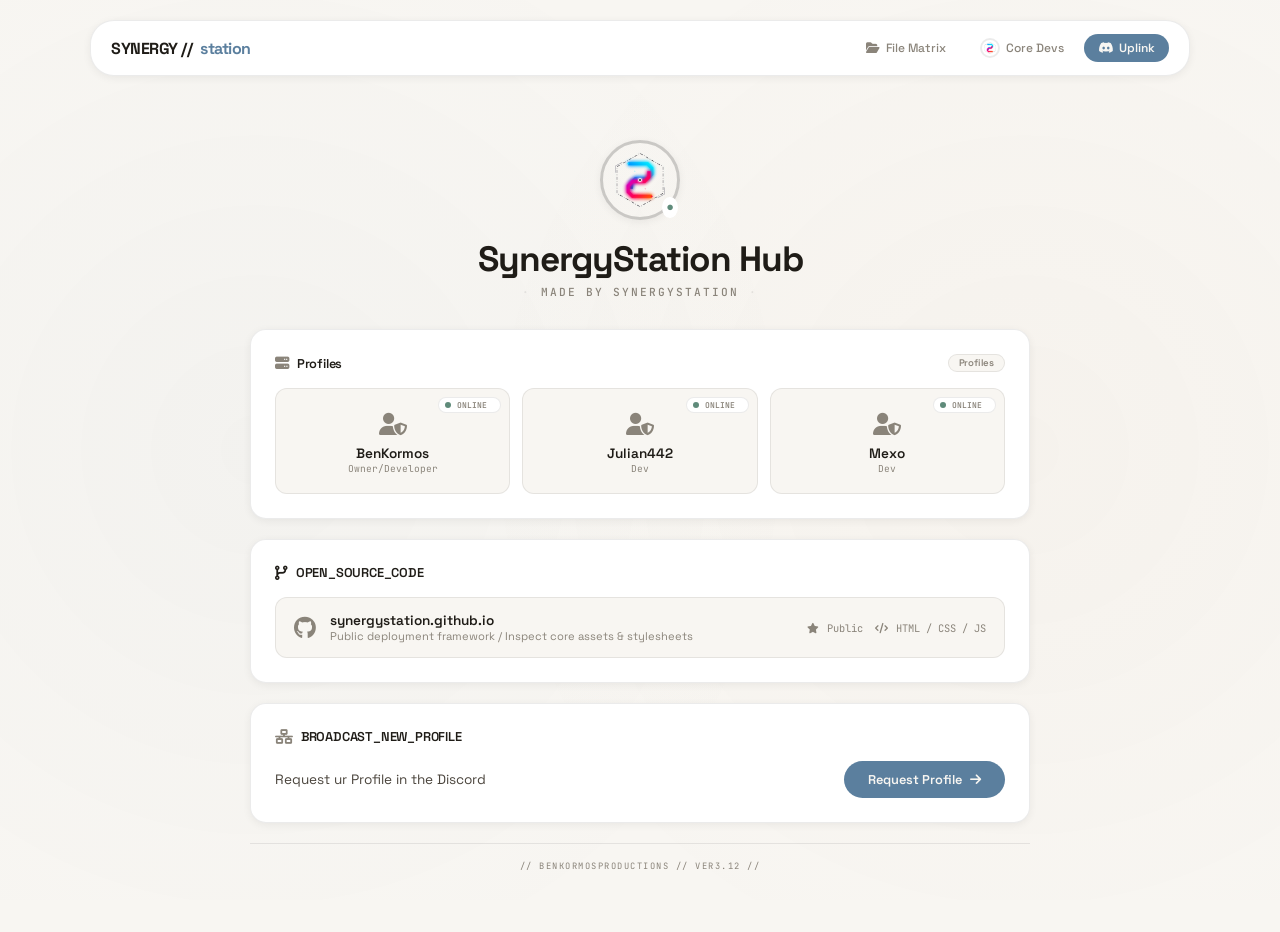
<file: index.html>
<!DOCTYPE html>
<html lang="en">
<head>
    <meta charset="UTF-8">
    <meta name="viewport" content="width=device-width, initial-scale=1.0">
    <title>SynergyStation Hub</title>
    
    <link rel="icon" type="image/jpeg" href="logo.png">
    
    <link rel="stylesheet" href="https://cdnjs.cloudflare.com/ajax/libs/font-awesome/6.4.0/css/all.min.css">
    <link href="https://fonts.googleapis.com/css2?family=Plus+Jakarta+Sans:wght@400;500;600;700;800&family=Space+Grotesk:wght@500;700&family=JetBrains+Mono:wght@400;700&display=swap" rel="stylesheet">

    <link rel="stylesheet" href="css/homepage/style.css">
</head>
<body>

    <nav class="navbar">
        <a href="#" class="nav-logo">SYNERGY //<span>station</span></a>
        <div class="nav-links">
            <a href="/files" class="nav-btn dev-btn">
                <i class="fas fa-folder-open" style="color: var(--accent-amber);"></i>
                <span>File Matrix</span>
            </a>
            <a href="developer.html" class="nav-btn dev-btn">
                <img src="logo.png" alt="Ben" class="nav-avatar">
                <span>Core Devs</span>
            </a>
            <a href="https://dc.gg/ben" target="_blank" class="nav-btn discord-btn">
                <i class="fab fa-discord"></i> <span>Uplink</span>
            </a>
        </div>
    </nav>

    <div class="container">
        
        <header class="hub-header">
            <div class="avatar-mainframe">
                <img src="logo.png" alt="Hub Mainframe" class="hub-avatar">
            </div>
            <h1 class="hub-title">SynergyStation Hub</h1>
            <p class="hub-tagline">Made by SYNERGYstation</p>
        </header>

        <section class="panel" id="cron-box" style="display: none;">
            <div class="panel-title">
                <span><i class="fas fa-terminal" style="color: var(--accent-emerald);"></i> DATALOG // REPOSITORY_MIRROR</span>
                <span class="live-tag">SECURE_SYNC</span>
            </div>
            <div class="cron-terminal">
                <div class="update-header-badge" style="color: var(--accent-emerald); font-weight: 700; margin-bottom: 6px;"><i class="fas fa-check-circle"></i> INCOMING_PAYLOAD:</div>
                <p id="update-text">Initializing stream data...</p>
            </div>
        </section>

        <section class="panel">
            <div class="panel-title">
                <span><i class="fas fa-server"></i> Profiles</span>
                <span class="badge">Profiles</span>
            </div>
            
            <div class="holo-grid">
                <div class="profile-node">
                    <div class="status-config-box">
                        <span class="status-indicator online"></span>
                        <select class="status-selector" onchange="updateNodeStatus(this)">
                            <option value="online">ONLINE</option>
                            <option value="idle">IDLE</option>
                            <option value="offline">OFFLINE</option>
                        </select>
                    </div>
                    <a href="ben.html" class="node-overlay-link"></a>
                    <i class="fas fa-user-shield avatar-fallback"></i>
                    <h4>BenKormos</h4>
                    <span>Owner/Developer</span>
                </div>
                
                <div class="profile-node">
                    <div class="status-config-box">
                        <span class="status-indicator online"></span>
                        <select class="status-selector" onchange="updateNodeStatus(this)">
                            <option value="online">ONLINE</option>
                            <option value="idle">IDLE</option>
                            <option value="offline">OFFLINE</option>
                        </select>
                    </div>
                    <a href="julian.html" class="node-overlay-link"></a>
                    <i class="fas fa-user-shield avatar-fallback"></i>
                    <h4>Julian442</h4>
                    <span>Dev</span>
                </div>

                <div class="profile-node">
                    <div class="status-config-box">
                        <span class="status-indicator online"></span>
                        <select class="status-selector" onchange="updateNodeStatus(this)">
                            <option value="online">ONLINE</option>
                            <option value="idle">IDLE</option>
                            <option value="offline">OFFLINE</option>
                        </select>
                    </div>
                    <a href="mexo.html" class="node-overlay-link"></a>
                    <i class="fas fa-user-shield avatar-fallback"></i>
                    <h4>Mexo</h4>
                    <span>Dev</span>
                </div>
                
            </div>
        </section>

        <section class="panel" id="github-panel">
            <div class="panel-title">
                <span><i class="fas fa-code-branch" style="color: var(--accent-purple);"></i> OPEN_SOURCE_CODE</span>
            </div>
            <a href="https://github.com/synergystation/synergystation.github.io" target="_blank" class="oss-container">
                <div class="oss-meta">
                    <i class="fab fa-github"></i>
                    <div class="oss-details">
                        <h4>synergystation.github.io</h4>
                        <p>Public deployment framework / Inspect core assets & stylesheets</p>
                    </div>
                </div>
                <div class="oss-stats">
                    <span><i class="fas fa-star"></i> Public</span>
                    <span><i class="fas fa-code"></i> HTML / CSS / JS</span>
                </div>
            </a>
        </section>

        <section class="panel">
            <div class="panel-title">
                <span><i class="fas fa-network-wired"></i> BROADCAST_NEW_PR0FILE</span>
            </div>
            <div class="join-interface">
                <p class="join-desc">Request ur Profile in the Discord</p>
                <a href="https://dc.gg/ben" target="_blank" class="action-link">Request Profile <i class="fas fa-arrow-right"></i></a>
            </div>
        </section>

        <footer class="hub-footer">
            // BenkormosProductions // ver3.12 //
        </footer>
    </div>

    <script>
        function updateNodeStatus(selectElement) {
            const configBox = selectElement.parentElement;
            const indicator = configBox.querySelector('.status-indicator');
            const selectedStatus = selectElement.value;

            indicator.className = 'status-indicator';
            
            if (selectedStatus === 'online') {
                indicator.classList.add('online');
            } else if (selectedStatus === 'idle') {
                indicator.classList.add('idle');
            } else if (selectedStatus === 'offline') {
                indicator.classList.add('offline');
            }
        }

        async function fetchLatestUpdates() {
            const owner = 'Benbroc'; 
            const repo = 'kaboom.github.io'; 
            const path = 'updates'; 

            const cronBox = document.getElementById('cron-box');
            const updateText = document.getElementById('update-text');

            try {
                const response = await fetch(`https://api.github.com/repos/${owner}/${repo}/contents/${path}`);
                if (!response.ok) return; 

                const items = await response.json();
                
                const dateFolders = items
                    .filter(item => item.type === 'dir' && /^\d{4}\.\d{2}\.\d{2}$/.test(item.name))
                    .map(item => item.name)
                    .sort(); 

                if (dateFolders.length > 0) {
                    const latestFolder = dateFolders[dateFolders.length - 1];
                    const [year, month, day] = latestFolder.split('.');
                    
                    const months = [
                        "January", "February", "March", "April", "May", "June",
                        "July", "August", "September", "October", "November", "December"
                    ];
                    
                    const monthName = months[parseInt(month, 10) - 1];
                    const formattedDay = parseInt(day, 10);

                    updateText.innerHTML = `System revision committed securely on <strong>${monthName} ${formattedDay}, ${year}</strong>. Differential node packages compiled successfully inside execution tree: <code>/${path}/${latestFolder}</code>.`;
                    
                    cronBox.style.display = 'block';
                }
            } catch (error) {
                console.error("Core Engine Connection Disrupted:", error);
            }
        }

        document.addEventListener('DOMContentLoaded', fetchLatestUpdates);
    </script>
</body>
</html>
</file>
<file: css/homepage/style.css>
/* --- MODERN MANIFEST / CARBON COPY SYSTEM --- */
/* Ein neues, zeitgemäßes Design mit klarer Typografie, sanften Farben und weichen Übergängen */

@import url('https://fonts.googleapis.com/css2?family=Space+Grotesk:wght@400;500;600;700&family=JetBrains+Mono:wght@400;500;600;700&display=swap');

:root {
    /* Basis-Farbpalette – hell & freundlich */
    --bg-main: #f8f6f2;
    --bg-surface: #ffffff;
    --bg-surface-elevated: #f0ede7;
    --bg-card: #ffffff;

    --border-main: rgba(0, 0, 0, 0.08);
    --border-active: rgba(0, 0, 0, 0.18);

    --accent-primary: #5b7f9e;
    --accent-secondary: #b8865a;
    --accent-success: #5f8b7a;
    --accent-warning: #d4a05a;
    --accent-danger: #b55a4a;

    --text-primary: #1f1c17;
    --text-secondary: #4a443c;
    --text-muted: #8a847a;
    --text-inverse: #f8f6f2;

    --shadow-sm: 0 2px 8px rgba(0, 0, 0, 0.06);
    --shadow-md: 0 8px 32px rgba(0, 0, 0, 0.08);
    --shadow-lg: 0 16px 48px rgba(0, 0, 0, 0.12);

    --radius-sm: 8px;
    --radius-md: 12px;
    --radius-lg: 16px;
    --radius-xl: 24px;

    --font-sans: 'Space Grotesk', -apple-system, sans-serif;
    --font-mono: 'JetBrains Mono', monospace;

    --transition: 0.25s cubic-bezier(0.4, 0, 0.2, 1);
    --transition-slow: 0.4s cubic-bezier(0.4, 0, 0.2, 1);
}

/* Dark Theme – elegant & reduziert */
[data-theme="dark"] {
    --bg-main: #151210;
    --bg-surface: #1f1c17;
    --bg-surface-elevated: #2a2620;
    --bg-card: #1f1c17;

    --border-main: rgba(255, 255, 255, 0.06);
    --border-active: rgba(255, 255, 255, 0.16);

    --accent-primary: #8ab3d6;
    --accent-secondary: #d4a87a;
    --accent-success: #7fb09a;
    --accent-warning: #d4b06a;
    --accent-danger: #d47a6a;

    --text-primary: #f0ede7;
    --text-secondary: #c4beb4;
    --text-muted: #6f6a60;
    --text-inverse: #151210;

    --shadow-sm: 0 2px 8px rgba(0, 0, 0, 0.3);
    --shadow-md: 0 8px 32px rgba(0, 0, 0, 0.4);
    --shadow-lg: 0 16px 48px rgba(0, 0, 0, 0.5);
}

/* System-Präferenz-Fallback */
@media (prefers-color-scheme: light) {
    :root:not([data-theme]) {
        --bg-main: #f8f6f2;
        --bg-surface: #ffffff;
        --bg-surface-elevated: #f0ede7;
        --bg-card: #ffffff;
        --border-main: rgba(0, 0, 0, 0.08);
        --border-active: rgba(0, 0, 0, 0.18);
        --accent-primary: #5b7f9e;
        --accent-secondary: #b8865a;
        --accent-success: #5f8b7a;
        --accent-warning: #d4a05a;
        --accent-danger: #b55a4a;
        --text-primary: #1f1c17;
        --text-secondary: #4a443c;
        --text-muted: #8a847a;
        --text-inverse: #f8f6f2;
        --shadow-sm: 0 2px 8px rgba(0, 0, 0, 0.06);
        --shadow-md: 0 8px 32px rgba(0, 0, 0, 0.08);
        --shadow-lg: 0 16px 48px rgba(0, 0, 0, 0.12);
    }
}

/* --- BASE --- */
* {
    box-sizing: border-box;
    margin: 0;
    padding: 0;
}

html {
    transition: background-color var(--transition-slow), color var(--transition-slow);
}

body {
    background-color: var(--bg-main);
    color: var(--text-secondary);
    font-family: var(--font-sans);
    min-height: 100vh;
    display: flex;
    flex-direction: column;
    align-items: center;
    padding: 120px 24px 60px;
    -webkit-font-smoothing: antialiased;
    -moz-osx-font-smoothing: grayscale;
    transition: background-color var(--transition-slow), color var(--transition-slow);
}

/* Dezente Hintergrundstruktur */
body::before {
    content: '';
    position: fixed;
    inset: 0;
    pointer-events: none;
    background-image: 
        radial-gradient(circle at 20% 50%, rgba(91, 127, 158, 0.03) 0%, transparent 50%),
        radial-gradient(circle at 80% 50%, rgba(184, 134, 90, 0.03) 0%, transparent 50%);
    z-index: 0;
}

.container {
    width: 100%;
    max-width: 780px;
    display: flex;
    flex-direction: column;
    gap: 20px;
    position: relative;
    z-index: 1;
    opacity: 0;
    animation: fade-slide-up 0.6s cubic-bezier(0.22, 1, 0.36, 1) forwards;
}

@keyframes fade-slide-up {
    from { opacity: 0; transform: translateY(20px); }
    to { opacity: 1; transform: translateY(0); }
}

/* --- NAVBAR --- */
.navbar {
    position: fixed;
    top: 20px;
    left: 50%;
    transform: translateX(-50%);
    width: calc(100% - 40px);
    max-width: 1100px;
    height: 56px;
    background: var(--bg-surface);
    backdrop-filter: blur(12px);
    -webkit-backdrop-filter: blur(12px);
    border: 1px solid var(--border-main);
    border-radius: var(--radius-xl);
    display: flex;
    justify-content: space-between;
    align-items: center;
    padding: 0 20px;
    z-index: 1000;
    box-shadow: var(--shadow-sm);
    transition: background var(--transition-slow), border-color var(--transition-slow), box-shadow var(--transition-slow);
}

.nav-logo {
    font-family: var(--font-sans);
    font-weight: 700;
    font-size: 1rem;
    letter-spacing: -0.5px;
    color: var(--text-primary);
    text-decoration: none;
    display: flex;
    align-items: center;
    gap: 8px;
}

.nav-logo span {
    color: var(--accent-primary);
}

.nav-links {
    display: flex;
    align-items: center;
    gap: 6px;
}

.nav-btn {
    display: flex;
    align-items: center;
    gap: 6px;
    padding: 6px 14px;
    font-family: var(--font-sans);
    font-size: 0.75rem;
    font-weight: 500;
    text-decoration: none;
    color: var(--text-muted);
    border-radius: var(--radius-xl);
    transition: var(--transition);
    background: transparent;
    border: none;
    cursor: pointer;
}

.nav-btn:hover {
    color: var(--text-primary);
    background: var(--bg-surface-elevated);
}

.nav-btn.discord-btn {
    background: var(--accent-primary);
    color: var(--text-inverse);
    font-weight: 600;
}

.nav-btn.discord-btn:hover {
    background: var(--accent-secondary);
    color: var(--text-inverse);
    transform: scale(1.02);
}

.nav-avatar {
    width: 20px;
    height: 20px;
    border-radius: 50%;
    object-fit: cover;
    border: 2px solid var(--border-main);
}

.theme-toggle-btn {
    display: flex;
    align-items: center;
    justify-content: center;
    width: 32px;
    height: 32px;
    padding: 0;
    font-size: 0.9rem;
    color: var(--text-muted);
    background: transparent;
    border: none;
    border-radius: 50%;
    cursor: pointer;
    transition: var(--transition);
}

.theme-toggle-btn:hover {
    color: var(--text-primary);
    background: var(--bg-surface-elevated);
    transform: rotate(60deg);
}

/* --- HEADER --- */
.hub-header {
    text-align: center;
    padding: 20px 0 10px;
}

.avatar-mainframe {
    display: inline-block;
    margin-bottom: 16px;
    width: 80px;
    height: 80px;
    position: relative;
}

.hub-avatar {
    width: 100%;
    height: 100%;
    object-fit: cover;
    border-radius: 50%;
    border: 3px solid var(--border-active);
    transition: var(--transition);
    box-shadow: var(--shadow-sm);
}

.avatar-mainframe:hover .hub-avatar {
    transform: scale(1.05);
    border-color: var(--accent-primary);
    box-shadow: var(--shadow-md);
}

.avatar-mainframe::after {
    content: '●';
    position: absolute;
    bottom: 2px;
    right: 2px;
    font-size: 0.8rem;
    color: var(--accent-success);
    background: var(--bg-surface);
    border-radius: 50%;
    padding: 2px;
    border: 2px solid var(--bg-surface);
    line-height: 1;
}

.hub-title {
    font-family: var(--font-sans);
    font-weight: 700;
    font-size: 2.2rem;
    letter-spacing: -1px;
    color: var(--text-primary);
    margin-bottom: 4px;
}

.hub-tagline {
    color: var(--text-muted);
    font-family: var(--font-mono);
    font-size: 0.7rem;
    font-weight: 500;
    letter-spacing: 2px;
    text-transform: uppercase;
}

.hub-tagline::before,
.hub-tagline::after {
    content: '·';
    margin: 0 10px;
    color: var(--border-main);
}

/* --- PANELS --- */
.panel {
    position: relative;
    background: var(--bg-surface);
    border: 1px solid var(--border-main);
    border-radius: var(--radius-lg);
    padding: 24px;
    box-shadow: var(--shadow-sm);
    transition: var(--transition);
}

.panel:hover {
    box-shadow: var(--shadow-md);
    border-color: var(--border-active);
    transform: translateY(-1px);
}

.panel-title {
    font-family: var(--font-sans);
    font-size: 0.8rem;
    font-weight: 600;
    color: var(--text-primary);
    margin-bottom: 16px;
    display: flex;
    align-items: center;
    justify-content: space-between;
    letter-spacing: -0.2px;
}

.panel-title span:first-child {
    display: flex;
    align-items: center;
    gap: 8px;
}

.panel-title i {
    color: var(--text-muted);
    font-size: 0.9rem;
}

.panel-title .badge {
    font-size: 0.6rem;
    font-weight: 600;
    color: var(--text-muted);
    background: var(--bg-main);
    padding: 2px 10px;
    border-radius: var(--radius-xl);
    border: 1px solid var(--border-main);
}

/* --- TERMINAL --- */
.cron-terminal {
    background: var(--bg-main);
    border: 1px solid var(--border-main);
    border-radius: var(--radius-md);
    padding: 16px 20px;
    font-family: var(--font-mono);
    font-size: 0.75rem;
    line-height: 1.8;
    color: var(--text-secondary);
    transition: var(--transition);
}

.live-tag {
    display: inline-flex;
    align-items: center;
    gap: 6px;
    color: var(--accent-success);
    font-size: 0.6rem;
    font-weight: 600;
    text-transform: uppercase;
    letter-spacing: 0.5px;
}

.live-tag::before {
    content: '';
    width: 6px;
    height: 6px;
    border-radius: 50%;
    background: var(--accent-success);
    animation: pulse-dot 1.5s ease-in-out infinite;
}

@keyframes pulse-dot {
    0%, 100% { opacity: 1; transform: scale(1); }
    50% { opacity: 0.4; transform: scale(0.8); }
}

/* --- GRID / ROSTER --- */
.holo-grid {
    display: grid;
    grid-template-columns: repeat(3, 1fr);
    gap: 12px;
}

.profile-node {
    background: var(--bg-main);
    border: 1px solid var(--border-main);
    border-radius: var(--radius-md);
    padding: 24px 12px 18px;
    text-align: center;
    position: relative;
    display: flex;
    flex-direction: column;
    align-items: center;
    transition: var(--transition);
    cursor: pointer;
}

.profile-node:hover {
    background: var(--bg-surface-elevated);
    border-color: var(--border-active);
    transform: translateY(-2px);
    box-shadow: var(--shadow-sm);
}

.profile-node i.avatar-fallback {
    font-size: 1.4rem;
    color: var(--text-muted);
    margin-bottom: 10px;
    transition: var(--transition);
}

.profile-node:hover i.avatar-fallback {
    color: var(--accent-primary);
}

.profile-node h4 {
    font-family: var(--font-sans);
    font-weight: 600;
    font-size: 0.85rem;
    color: var(--text-primary);
}

.profile-node span {
    font-family: var(--font-mono);
    font-size: 0.6rem;
    color: var(--text-muted);
}

/* --- STATUS CONTROL --- */
.status-config-box {
    position: absolute;
    top: 8px;
    right: 8px;
    display: inline-flex;
    align-items: center;
    gap: 6px;
    background: var(--bg-surface);
    border: 1px solid var(--border-main);
    padding: 2px 8px 2px 6px;
    border-radius: var(--radius-xl);
}

.status-indicator {
    width: 6px;
    height: 6px;
    border-radius: 50%;
    display: inline-block;
    transition: var(--transition);
}

.status-indicator.online { background: var(--accent-success); }
.status-indicator.idle { background: var(--accent-warning); }
.status-indicator.offline { background: var(--text-muted); }

.status-selector {
    background: transparent;
    border: none;
    color: var(--text-muted);
    font-family: var(--font-mono);
    font-size: 0.5rem;
    font-weight: 600;
    cursor: pointer;
    outline: none;
    appearance: none;
    -webkit-appearance: none;
}

.status-selector option {
    background: var(--bg-surface);
    color: var(--text-primary);
}

/* --- OSS / REPO --- */
.oss-container {
    display: flex;
    align-items: center;
    justify-content: space-between;
    background: var(--bg-main);
    border: 1px solid var(--border-main);
    border-radius: var(--radius-md);
    padding: 14px 18px;
    text-decoration: none;
    color: var(--text-secondary);
    transition: var(--transition);
}

.oss-container:hover {
    border-color: var(--accent-primary);
    background: var(--bg-surface-elevated);
    transform: translateX(4px);
}

.oss-meta {
    display: flex;
    align-items: center;
    gap: 14px;
}

.oss-meta i.fa-github {
    font-size: 1.4rem;
    color: var(--text-muted);
    transition: var(--transition);
}

.oss-container:hover i.fa-github {
    color: var(--text-primary);
}

.oss-details h4 {
    font-family: var(--font-sans);
    font-weight: 600;
    font-size: 0.85rem;
    color: var(--text-primary);
}

.oss-details p {
    font-size: 0.7rem;
    color: var(--text-muted);
}

.oss-stats {
    display: flex;
    gap: 12px;
    font-family: var(--font-mono);
    font-size: 0.65rem;
    color: var(--text-muted);
}

.oss-stats i {
    margin-right: 2px;
}

/* --- AD SLOT --- */
.adsbygoogle {
    display: block;
    min-height: 90px;
    background: var(--bg-main);
    border: 1px dashed var(--border-main);
    border-radius: var(--radius-md);
    position: relative;
    transition: var(--transition);
}

.adsbygoogle:empty::before {
    content: '📦 ad slot';
    position: absolute;
    top: 50%;
    left: 50%;
    transform: translate(-50%, -50%);
    font-family: var(--font-mono);
    font-size: 0.6rem;
    letter-spacing: 2px;
    text-transform: uppercase;
    color: var(--text-muted);
    pointer-events: none;
}

/* --- ACTION / JOIN --- */
.join-interface {
    display: flex;
    justify-content: space-between;
    align-items: center;
    gap: 20px;
}

.join-desc {
    font-size: 0.85rem;
    line-height: 1.6;
    color: var(--text-secondary);
}

.action-link {
    display: inline-flex;
    align-items: center;
    justify-content: center;
    gap: 8px;
    padding: 10px 24px;
    background: var(--accent-primary);
    color: var(--text-inverse);
    font-family: var(--font-sans);
    font-weight: 600;
    font-size: 0.8rem;
    text-decoration: none;
    border-radius: var(--radius-xl);
    border: none;
    transition: var(--transition);
    white-space: nowrap;
}

.action-link:hover {
    background: var(--accent-secondary);
    transform: scale(1.02);
    box-shadow: var(--shadow-md);
}

.action-link:active {
    transform: scale(0.98);
}

/* --- FOOTER --- */
.hub-footer {
    text-align: center;
    padding-top: 16px;
    border-top: 1px solid var(--border-main);
    font-family: var(--font-mono);
    font-size: 0.55rem;
    color: var(--text-muted);
    letter-spacing: 1.5px;
    text-transform: uppercase;
}

/* --- RESPONSIVE --- */
@media (max-width: 768px) {
    .holo-grid { grid-template-columns: 1fr 1fr; gap: 10px; }
    .oss-container { flex-direction: column; gap: 10px; text-align: center; }
    .oss-meta { flex-direction: column; gap: 6px; }
    .join-interface { flex-direction: column; text-align: center; gap: 16px; }
    .action-link { width: 100%; justify-content: center; }
}

@media (max-width: 540px) {
    .navbar { width: calc(100% - 16px); top: 12px; padding: 0 14px; height: 50px; }
    body { padding-top: 90px; padding-left: 12px; padding-right: 12px; }
    .nav-btn span { display: none; }
    .hub-title { font-size: 1.6rem; }
    .panel { padding: 16px; }
    .holo-grid { grid-template-columns: 1fr; }
    .avatar-mainframe { width: 64px; height: 64px; }
}

@media (prefers-reduced-motion: reduce) {
    *, *::before, *::after {
        animation-duration: 0.01ms !important;
        animation-iteration-count: 1 !important;
        transition-duration: 0.01ms !important;
    }
    .theme-toggle-btn:hover { transform: none; }
}
</file>
